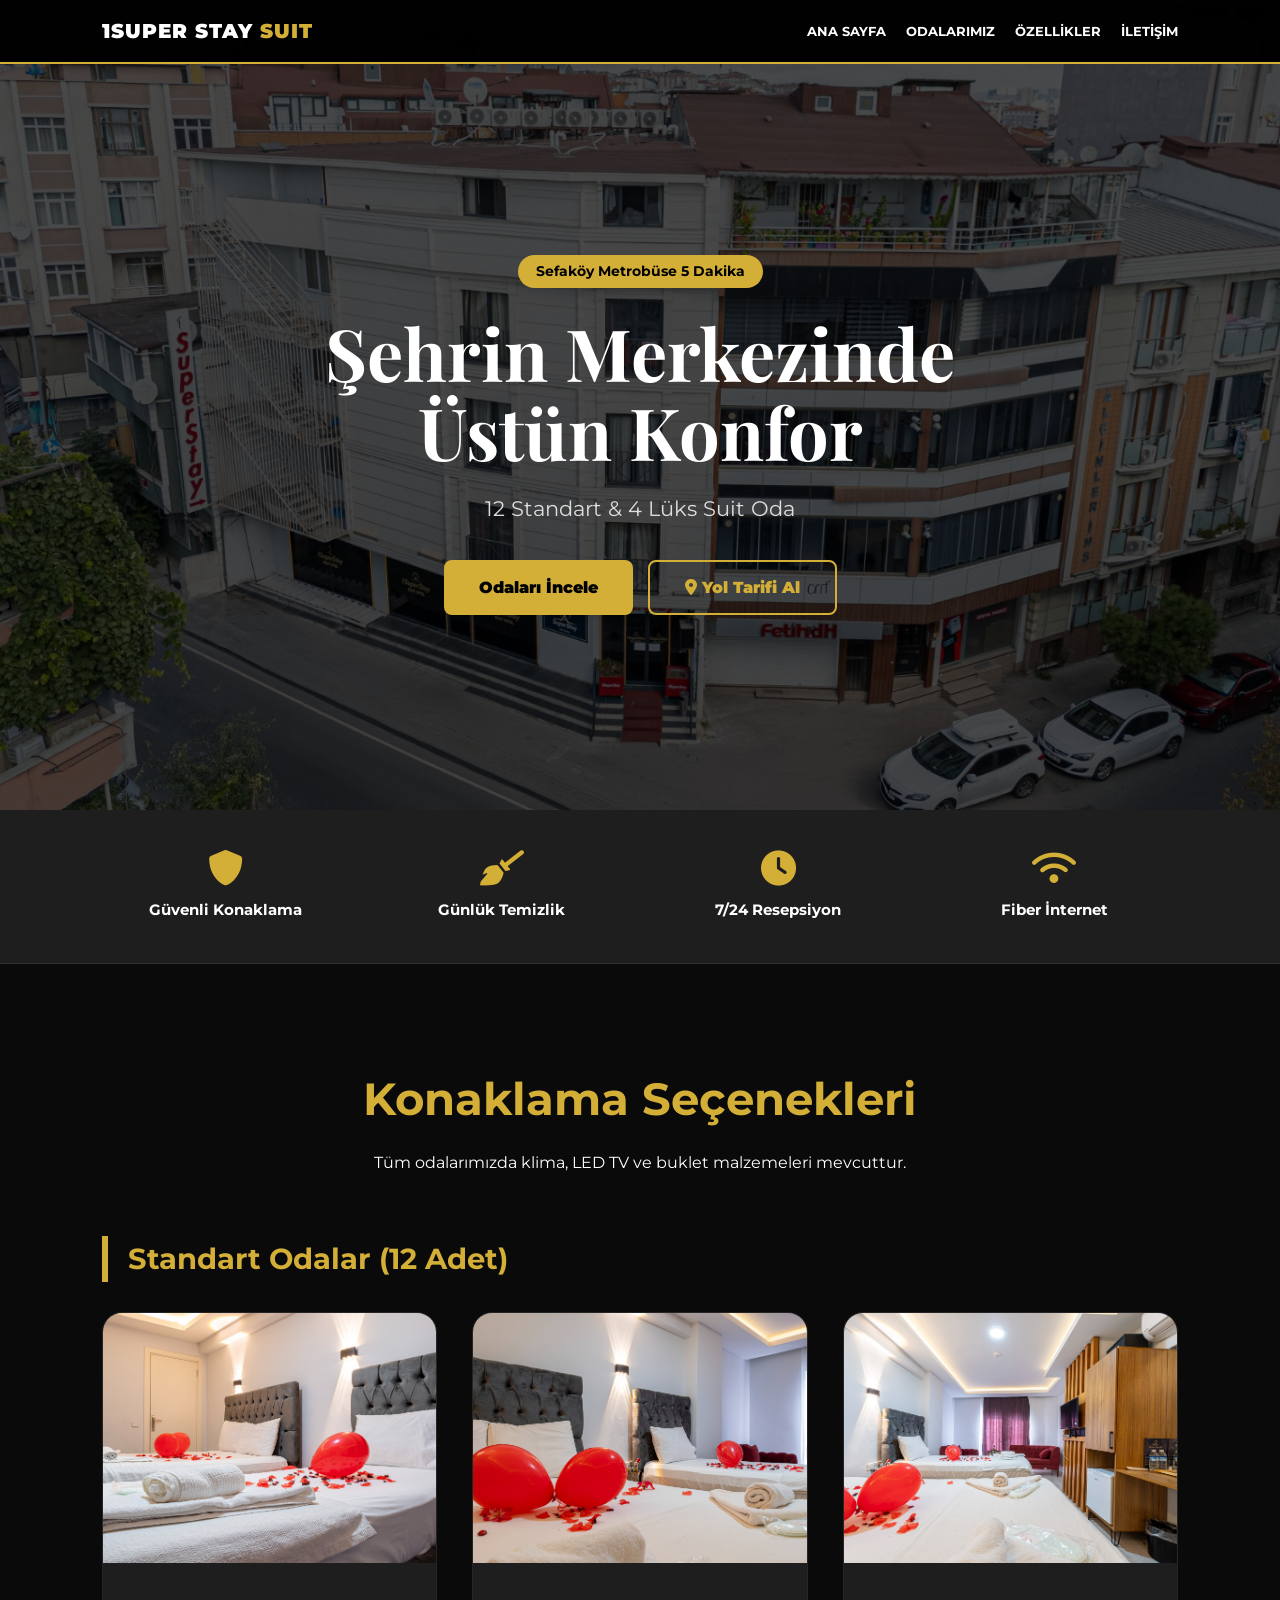
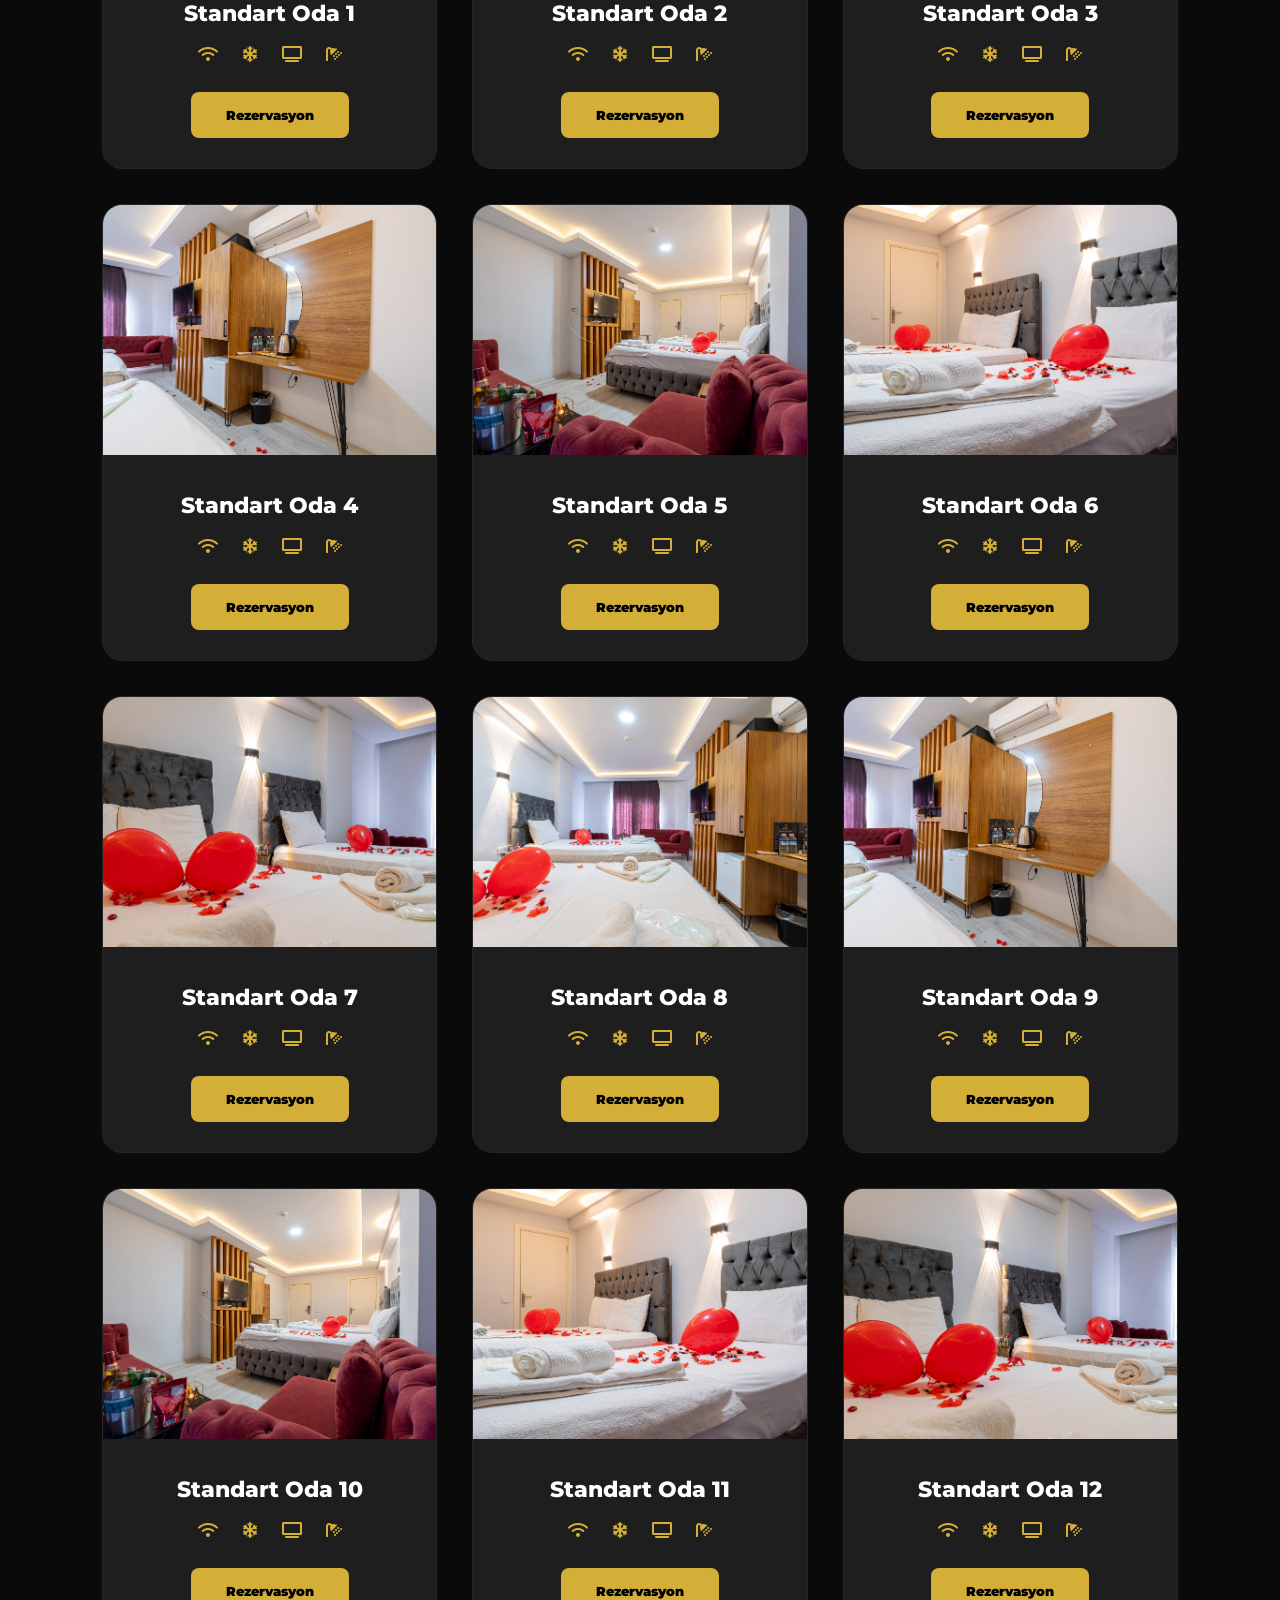
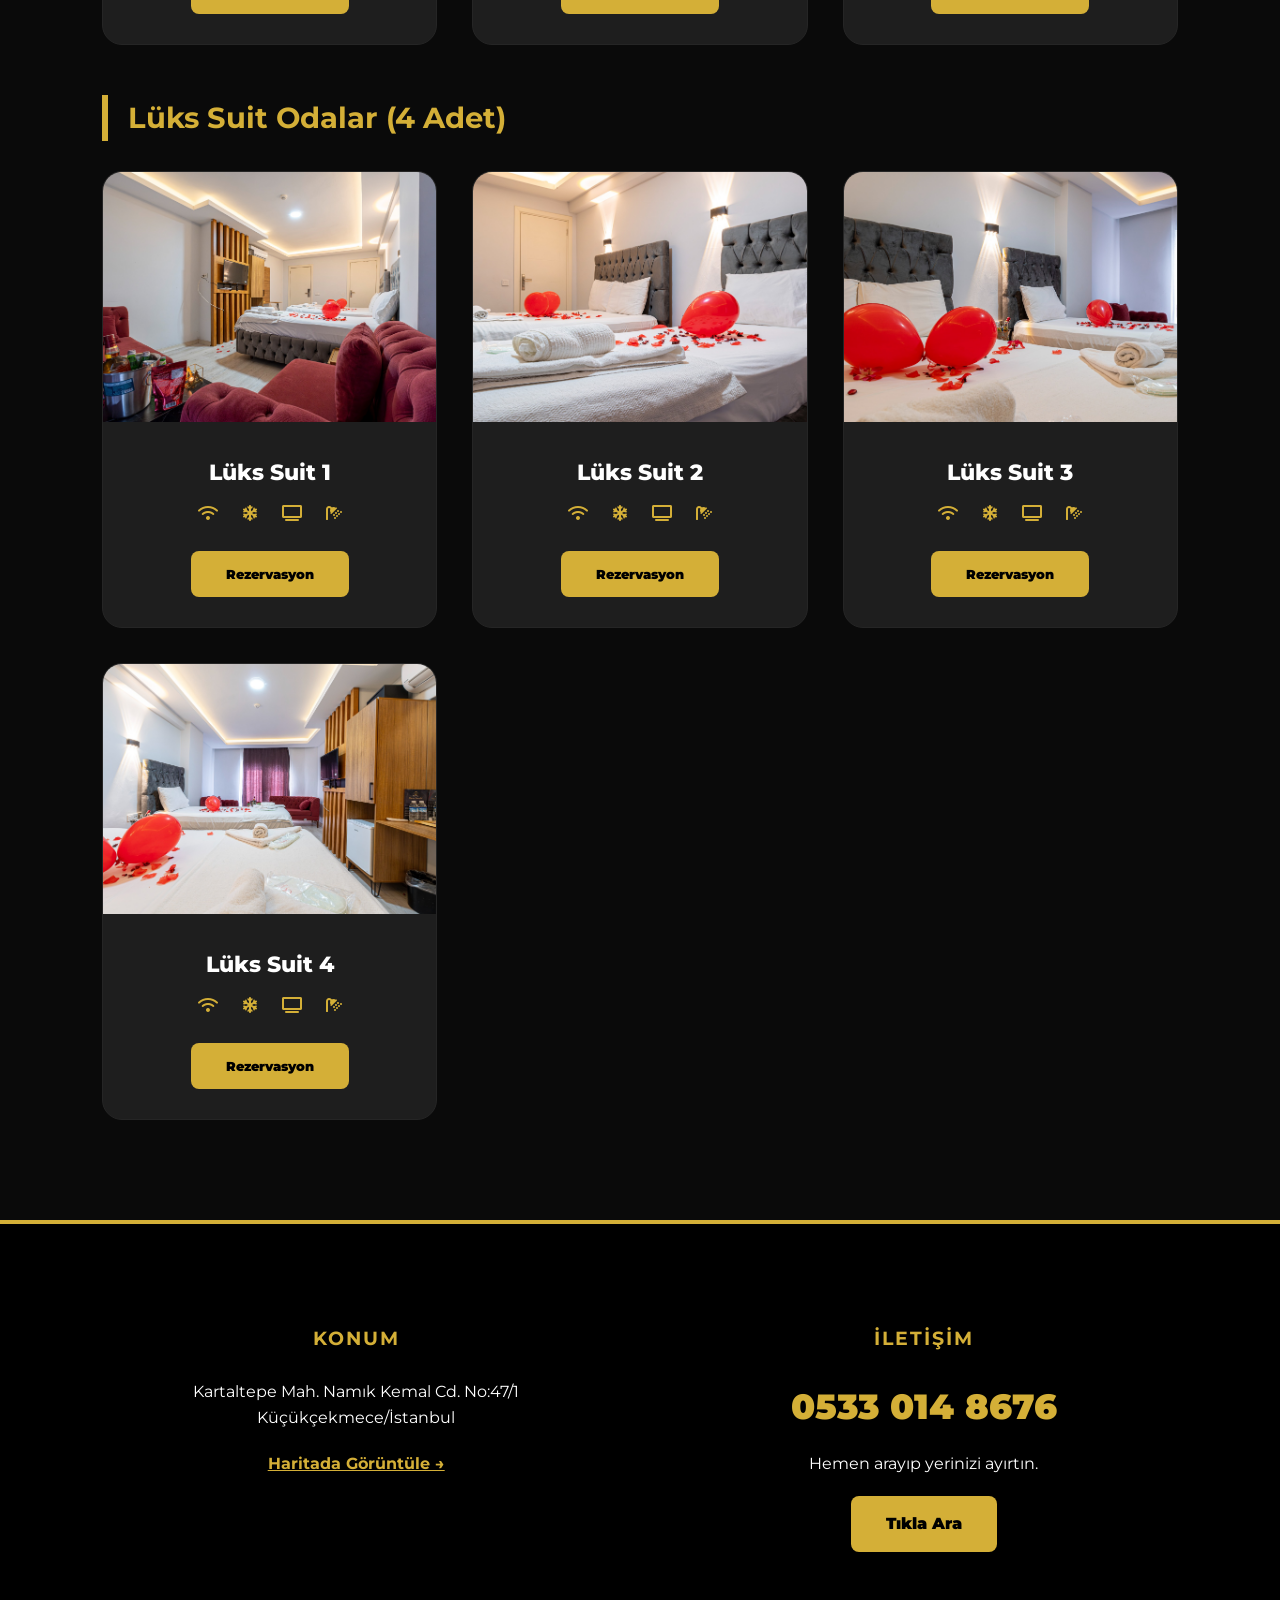
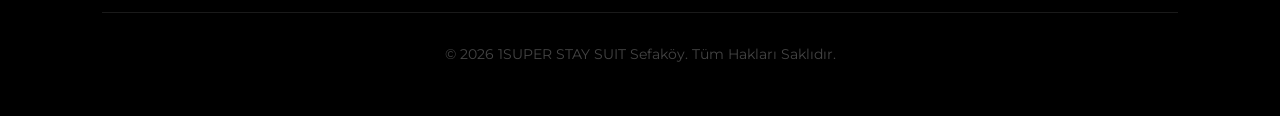
<file: index.html>
<!DOCTYPE html>
<html lang="tr">
<head>
    <meta charset="UTF-8">
    <meta name="viewport" content="width=device-width, initial-scale=1.0">
    <title>1SUPER STAY SUIT | Sefaköy Konaklama | 0533 014 8676</title>
    <meta name="description" content="Sefaköy'de 12 Standart ve 4 Lüks Suit oda ile hizmetinizdeyiz. Metrobüse 5 dakika mesafede güvenli konaklama.">
    <link rel="stylesheet" href="style.css">
    <link rel="stylesheet" href="https://cdnjs.cloudflare.com/ajax/libs/font-awesome/6.0.0/css/all.min.css">
    <link href="https://fonts.googleapis.com/css2?family=Montserrat:wght@400;700;900&family=Playfair+Display:wght@700&display=swap" rel="stylesheet">
</head>
<body>

    <nav class="navbar">
        <div class="logo">1SUPER STAY <span>SUIT</span></div>
        <ul class="nav-links">
            <li><a href="#home">Ana Sayfa</a></li>
            <li><a href="#rooms">Odalarımız</a></li>
            <li><a href="#features">Özellikler</a></li>
            <li><a href="#contact">İletişim</a></li>
        </ul>
    </nav>

    <header id="home" class="hero">
        <div class="hero-content">
            <span class="badge">Sefaköy Metrobüse 5 Dakika</span>
            <h1>Şehrin Merkezinde Üstün Konfor</h1>
            <p>12 Standart & 4 Lüks Suit Oda</p>
            <div class="hero-btns">
                <a href="#rooms" class="btn">Odaları İncele</a>
                <a href="https://maps.app.goo.gl/pM7AueuR9mC3N57D6" target="_blank" class="btn-outline"><i class="fas fa-map-marker-alt"></i> Yol Tarifi Al</a>
            </div>
        </div>
    </header>

    <section id="features" class="features-bar">
        <div class="f-item"><i class="fas fa-shield-alt"></i> <span>Güvenli Konaklama</span></div>
        <div class="f-item"><i class="fas fa-broom"></i> <span>Günlük Temizlik</span></div>
        <div class="f-item"><i class="fas fa-clock"></i> <span>7/24 Resepsiyon</span></div>
        <div class="f-item"><i class="fas fa-wifi"></i> <span>Fiber İnternet</span></div>
    </section>

    <section id="rooms" class="rooms">
        <div class="section-title">
            <h2>Konaklama Seçenekleri</h2>
            <p>Tüm odalarımızda klima, LED TV ve buklet malzemeleri mevcuttur.</p>
        </div>

        <div class="room-category">
            <h3>Standart Odalar (12 Adet)</h3>
            <div class="room-grid" id="standard-rooms"></div>
        </div>

        <div class="room-category">
            <h3>Lüks Suit Odalar (4 Adet)</h3>
            <div class="room-grid" id="suit-rooms"></div>
        </div>
    </section>

    <div id="bookingModal" class="modal">
        <div class="modal-content">
            <span class="close" onclick="closeModal()">×</span>
            <h2 id="modalRoomTitle">Rezervasyon</h2>
            <form id="reservationForm">
                <input type="text" id="guestName" placeholder="Adınız Soyadınız" required>
                <input type="date" id="checkInDate" required>
                <button type="submit" class="btn-whatsapp"><i class="fab fa-whatsapp"></i> WhatsApp'tan Sor</button>
            </form>
        </div>
    </div>

    <footer id="contact" class="footer">
        <div class="footer-grid">
            <div class="footer-item">
                <h3>KONUM</h3>
                <p>Kartaltepe Mah. Namık Kemal Cd. No:47/1<br>Küçükçekmece/İstanbul</p>
                <a href="https://maps.app.goo.gl/pM7AueuR9mC3N57D6" target="_blank" class="map-link">Haritada Görüntüle →</a>
            </div>
            <div class="footer-item">
                <h3>İLETİŞİM</h3>
                <p class="footer-phone">0533 014 8676</p>
                <p class="footer-subtext">Hemen arayıp yerinizi ayırtın.</p>
                <div style="margin-top:20px;">
                    <a href="tel:+905330148676" class="btn">Tıkla Ara</a>
                </div>
            </div>
        </div>
        <div class="footer-bottom">
            © 2026 1SUPER STAY SUIT Sefaköy. Tüm Hakları Saklıdır.
        </div>
    </footer>

    <script src="script.js"></script>
</body>
</html>
</file>
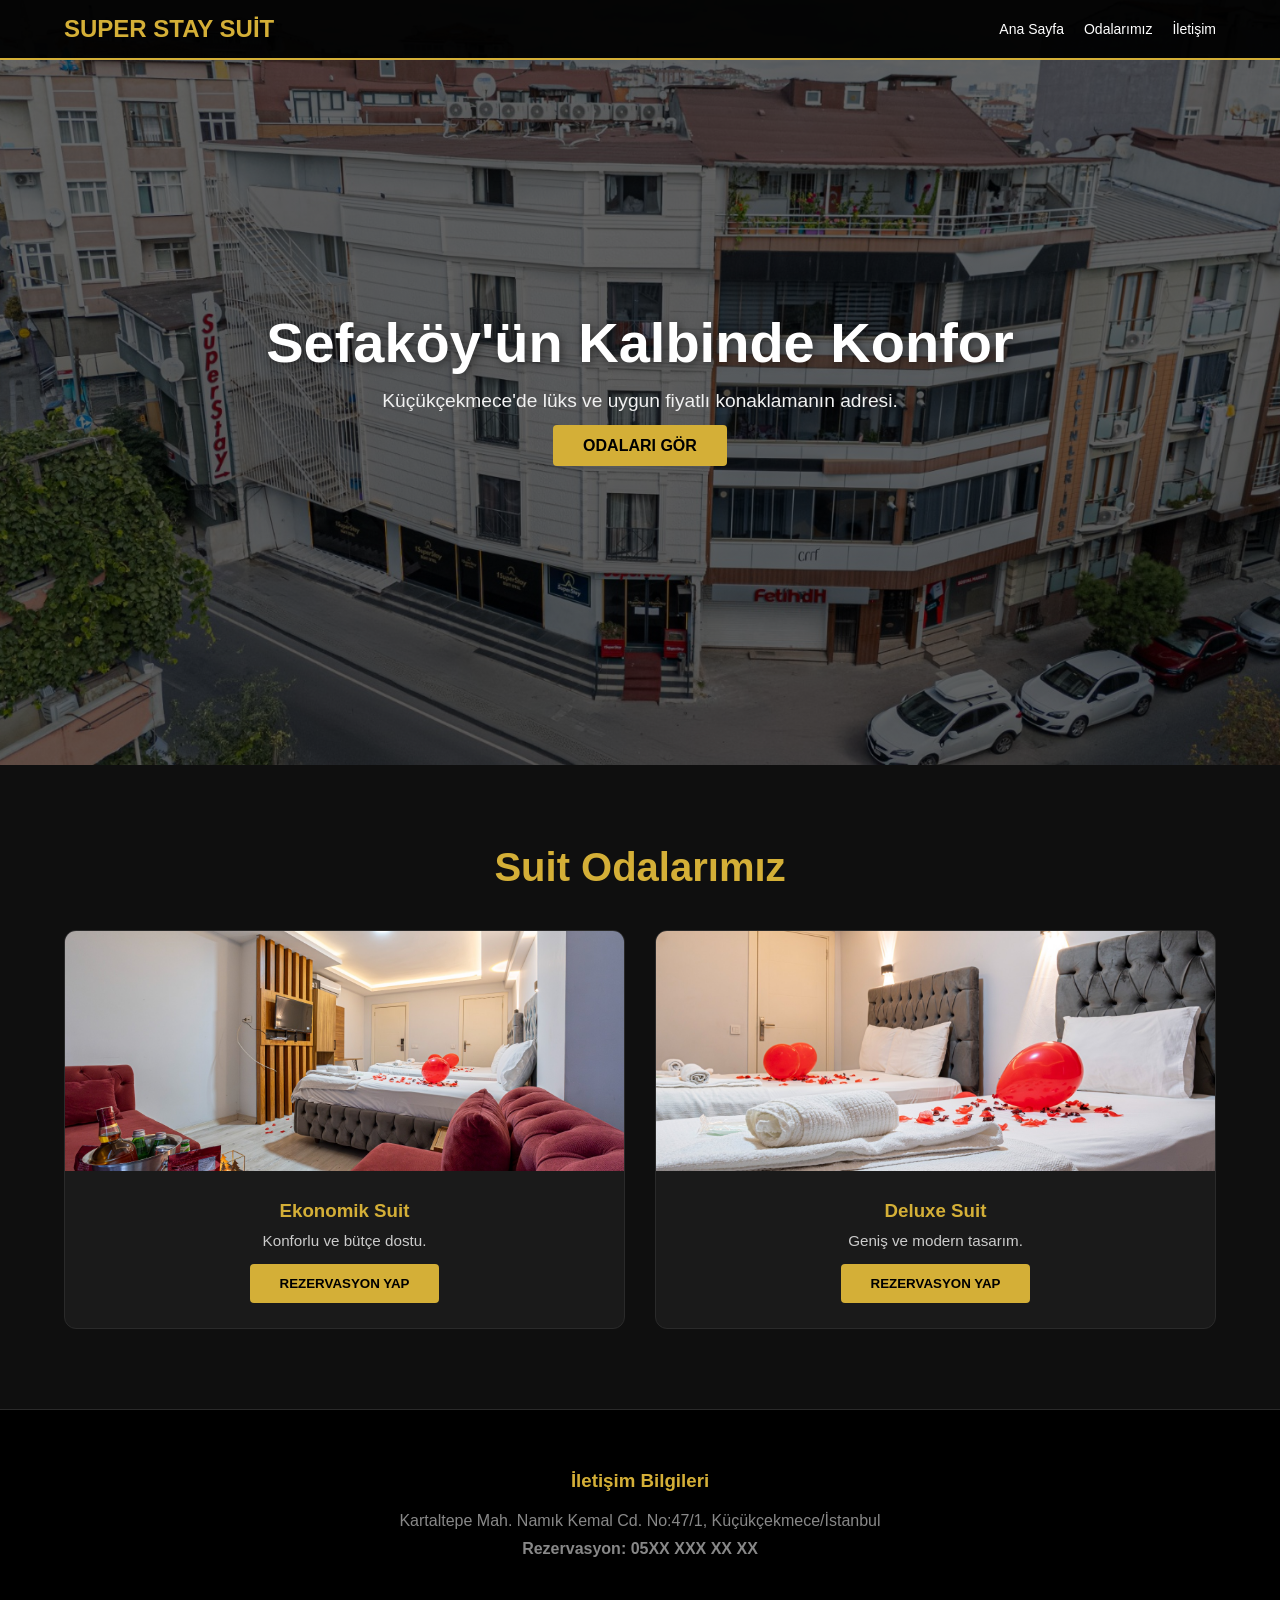
<file: tahayasin_bolelli_20241011265/index.html>
<!DOCTYPE html>
<html lang="tr">
<head>
    <meta charset="UTF-8">
    <meta name="viewport" content="width=device-width, initial-scale=1.0">
    <title>Sefaköy Otel | Super Stay Suit Otel Küçükçekmece</title>
    <meta name="description" content="Sefaköy ve Küçükçekmece'de konforlu ve uygun fiyatlı konaklama.">
    <meta name="google-site-verification" content="google6230de3ca9fc16be" />
    <link rel="stylesheet" href="style.css">
    <link rel="stylesheet" href="https://cdnjs.cloudflare.com/ajax/libs/font-awesome/6.0.0/css/all.min.css">
</head>
<body>

    <nav class="navbar">
        <div class="logo">Super Stay Suit</div>
        <ul class="nav-links">
            <li><a href="#home">Ana Sayfa</a></li>
            <li><a href="#rooms">Odalarımız</a></li>
            <li><a href="#contact">İletişim</a></li>
        </ul>
    </nav>

    <header id="home" class="hero">
        <div class="hero-content">
            <h1>Sefaköy'ün Kalbinde Konfor</h1>
            <p>Küçükçekmece'de lüks ve uygun fiyatlı konaklamanın adresi.</p>
            <a href="#rooms" class="btn">Odaları Gör</a>
        </div>
    </header>

    <section id="rooms" class="rooms">
        <h2>Suit Odalarımız</h2>
        <div class="room-grid">
            <div class="room-card">
                <img src="images/oda1.jpg" alt="Ekonomik Suit">
                <div class="room-info">
                    <h3>Ekonomik Suit</h3>
                    <p>Konforlu ve bütçe dostu.</p>
                    <button class="btn" onclick="openModal('Ekonomik Suit')">Rezervasyon Yap</button>
                </div>
            </div>
            <div class="room-card">
                <img src="images/oda2.jpg" alt="Deluxe Suit">
                <div class="room-info">
                    <h3>Deluxe Suit</h3>
                    <p>Geniş ve modern tasarım.</p>
                    <button class="btn" onclick="openModal('Deluxe Suit')">Rezervasyon Yap</button>
                </div>
            </div>
        </div>
    </section>

    <div id="bookingModal" class="modal">
        <div class="modal-content">
            <span class="close" onclick="closeModal()">&times;</span>
            <h2 id="modalRoomTitle">Rezervasyon</h2>
            <form id="reservationForm">
                <input type="text" id="guestName" placeholder="Adınız Soyadınız" required>
                <input type="date" id="checkInDate" required>
                <button type="submit" class="btn-whatsapp">WhatsApp ile Gönder</button>
            </form>
        </div>
    </div>

    <footer id="contact" class="footer">
        <div class="footer-info">
            <h3>İletişim Bilgileri</h3>
            <p>Kartaltepe Mah. Namık Kemal Cd. No:47/1, Küçükçekmece/İstanbul</p>
            <p><strong>Rezervasyon: 05XX XXX XX XX</strong></p>
        </div>
    </footer>

    <script src="script.js"></script>
</body>
</html>
</file>
<file: style.css>
:root { --gold: #d4af37; --dark: #0a0a0a; --gray: #121212; --light-gray: #1e1e1e; }
* { margin: 0; padding: 0; box-sizing: border-box; font-family: 'Montserrat', sans-serif; }
html { scroll-behavior: smooth; } /* Slaytlı kayış efekti buradan gelir */
body { background: var(--dark); color: white; line-height: 1.6; }

.navbar { display: flex; justify-content: space-between; align-items: center; padding: 15px 8%; background: rgba(0,0,0,0.98); border-bottom: 2px solid var(--gold); position: fixed; width: 100%; top: 0; z-index: 1000; }
.logo { font-size: 20px; font-weight: 900; letter-spacing: 1px; }
.logo span { color: var(--gold); }
.nav-links { display: flex; list-style: none; }
.nav-links a { color: white; text-decoration: none; margin-left: 20px; font-size: 13px; font-weight: bold; text-transform: uppercase; transition: 0.3s; }
.nav-links a:hover { color: var(--gold); }

.hero { min-height: 90vh; background: linear-gradient(rgba(0,0,0,0.7), rgba(0,0,0,0.7)), url('images/otel.jpg') center/cover; display: flex; align-items: center; justify-content: center; text-align: center; padding: 120px 20px 60px; }
.hero-content { max-width: 800px; }
.badge { background: var(--gold); color: black; padding: 6px 18px; border-radius: 50px; font-weight: bold; font-size: 0.85rem; margin-bottom: 25px; display: inline-block; }
.hero h1 { font-family: 'Playfair Display', serif; font-size: clamp(2.5rem, 8vw, 4.5rem); margin-bottom: 20px; line-height: 1.1; }
.hero p { font-size: 1.3rem; margin-bottom: 35px; color: #ddd; }

.hero-btns { display: flex; gap: 15px; justify-content: center; flex-wrap: wrap; }
.btn { background: var(--gold); color: black; padding: 15px 35px; border-radius: 8px; text-decoration: none; font-weight: 900; cursor: pointer; border: none; transition: 0.3s; display: inline-block; }
.btn-outline { border: 2px solid var(--gold); color: var(--gold); padding: 13px 35px; border-radius: 8px; text-decoration: none; font-weight: 900; transition: 0.3s; display: inline-block; }
.btn:hover { background: white; transform: translateY(-3px); }

.features-bar { display: grid; grid-template-columns: repeat(auto-fit, minmax(150px, 1fr)); background: var(--light-gray); padding: 40px 8%; border-bottom: 1px solid #333; gap: 30px; }
.f-item { text-align: center; color: var(--gold); }
.f-item i { font-size: 2.2rem; display: block; margin-bottom: 12px; }
.f-item span { color: white; font-weight: bold; font-size: 0.95rem; }

.rooms { padding: 100px 8%; }
.section-title { text-align: center; margin-bottom: 60px; }
.section-title h2 { font-size: 2.8rem; color: var(--gold); margin-bottom: 15px; }
.room-category h3 { color: var(--gold); font-size: 1.8rem; margin: 50px 0 30px; border-left: 6px solid var(--gold); padding-left: 20px; }
.room-grid { display: grid; grid-template-columns: repeat(auto-fit, minmax(320px, 1fr)); gap: 35px; }

.room-card { background: var(--light-gray); border-radius: 20px; overflow: hidden; border: 1px solid #252525; transition: 0.3s; padding-bottom: 30px; text-align: center; }
.room-card img { width: 100%; height: 250px; object-fit: cover; }
.room-card h4 { margin: 25px 0 10px; font-size: 1.4rem; font-weight: 800; }
.room-icons { margin-bottom: 25px; color: #777; font-size: 1rem; }
.room-icons i { margin: 0 10px; color: var(--gold); }

.footer { background: #000; padding: 100px 8% 50px; border-top: 4px solid var(--gold); }
.footer-grid { display: grid; grid-template-columns: repeat(auto-fit, minmax(280px, 1fr)); gap: 60px; text-align: center; }
.footer-item h3 { color: var(--gold); margin-bottom: 25px; letter-spacing: 2px; }
.footer-phone { font-size: 2.2rem !important; font-weight: 900; color: var(--gold) !important; margin: 15px 0; display: block; }
.map-link { color: var(--gold); text-decoration: underline; font-weight: bold; display: inline-block; margin-top: 20px; }
.footer-bottom { margin-top: 60px; text-align: center; color: #444; border-top: 1px solid #1a1a1a; padding-top: 30px; font-size: 0.9rem; }

/* Modal & Mobil Düzenlemeler */
@media (max-width: 768px) {
    .nav-links { display: none; } 
    .hero h1 { font-size: 2.8rem; }
    .hero-btns { flex-direction: column; }
    .btn, .btn-outline { width: 100%; }
}

.modal { display: none; position: fixed; top: 0; left: 0; width: 100%; height: 100%; background: rgba(0,0,0,0.97); z-index: 2000; }
.modal-content { background: #111; width: 95%; max-width: 420px; margin: 80px auto; padding: 45px; border-radius: 25px; border: 1px solid var(--gold); position: relative; }
.close { position: absolute; right: 25px; top: 20px; font-size: 35px; color: white; cursor: pointer; }
input { width: 100%; padding: 16px; margin: 15px 0; background: #222; border: 1px solid #333; color: white; border-radius: 10px; font-size: 1rem; }
.btn-whatsapp { background: #25d366; color: white; width: 100%; padding: 16px; border: none; border-radius: 10px; font-weight: bold; cursor: pointer; font-size: 1.1rem; }
</file>
<file: tahayasin_bolelli_20241011265/style.css>
* { margin: 0; padding: 0; box-sizing: border-box; font-family: 'Poppins', sans-serif; }
body { background-color: #0f0f0f; color: #fff; scroll-behavior: smooth; }

.navbar { display: flex; justify-content: space-between; align-items: center; padding: 15px 5%; background: rgba(0,0,0,0.95); border-bottom: 2px solid #d4af37; position: fixed; width: 100%; top: 0; z-index: 1000; }
.logo { color: #d4af37; font-size: 24px; font-weight: bold; text-transform: uppercase; }
.nav-links { display: flex; list-style: none; }
.nav-links li { margin-left: 20px; }
.nav-links a { color: #fff; text-decoration: none; font-size: 14px; transition: 0.3s; }
.nav-links a:hover { color: #d4af37; }

.hero { height: 85vh; background: linear-gradient(rgba(0,0,0,0.6), rgba(0,0,0,0.6)), url('images/otel.jpg') center/cover no-repeat; display: flex; align-items: center; justify-content: center; text-align: center; }
.hero h1 { font-size: 3.5rem; margin-bottom: 15px; text-shadow: 2px 2px 10px rgba(0,0,0,0.5); }
.hero p { font-size: 1.2rem; margin-bottom: 25px; color: #f1f1f1; }

.rooms { padding: 80px 5%; text-align: center; }
.rooms h2 { font-size: 2.5rem; margin-bottom: 40px; color: #d4af37; }
.room-grid { display: grid; grid-template-columns: repeat(auto-fit, minmax(320px, 1fr)); gap: 30px; }
.room-card { background: #1a1a1a; border-radius: 12px; overflow: hidden; border: 1px solid #2a2a2a; transition: 0.4s; }
.room-card:hover { transform: translateY(-10px); border-color: #d4af37; }
.room-card img { width: 100%; height: 240px; object-fit: cover; }
.room-info { padding: 25px; }
.room-info h3 { color: #d4af37; margin-bottom: 10px; }
.room-info p { color: #ccc; font-size: 0.95rem; margin-bottom: 15px; }

.btn { background: #d4af37; color: #000; padding: 12px 30px; border: none; border-radius: 4px; cursor: pointer; font-weight: bold; text-transform: uppercase; transition: 0.3s; text-decoration: none; }
.btn:hover { background: #fff; }

.modal { display: none; position: fixed; top: 0; left: 0; width: 100%; height: 100%; background: rgba(0,0,0,0.9); z-index: 2000; }
.modal-content { background: #111; width: 90%; max-width: 400px; margin: 100px auto; padding: 30px; border-radius: 15px; border: 1px solid #d4af37; position: relative; }
.close { position: absolute; right: 20px; top: 15px; font-size: 28px; color: #fff; cursor: pointer; }

input { width: 100%; padding: 12px; margin: 10px 0; background: #222; border: 1px solid #333; color: #fff; border-radius: 4px; }
.btn-whatsapp { background: #25d366; color: #fff; width: 100%; padding: 12px; border: none; border-radius: 4px; font-weight: bold; cursor: pointer; margin-top: 10px; }

.footer { padding: 60px 5%; background: #000; text-align: center; border-top: 1px solid #2a2a2a; }
.footer h3 { color: #d4af37; margin-bottom: 20px; }
.footer p { color: #888; margin-bottom: 10px; }
</file>
